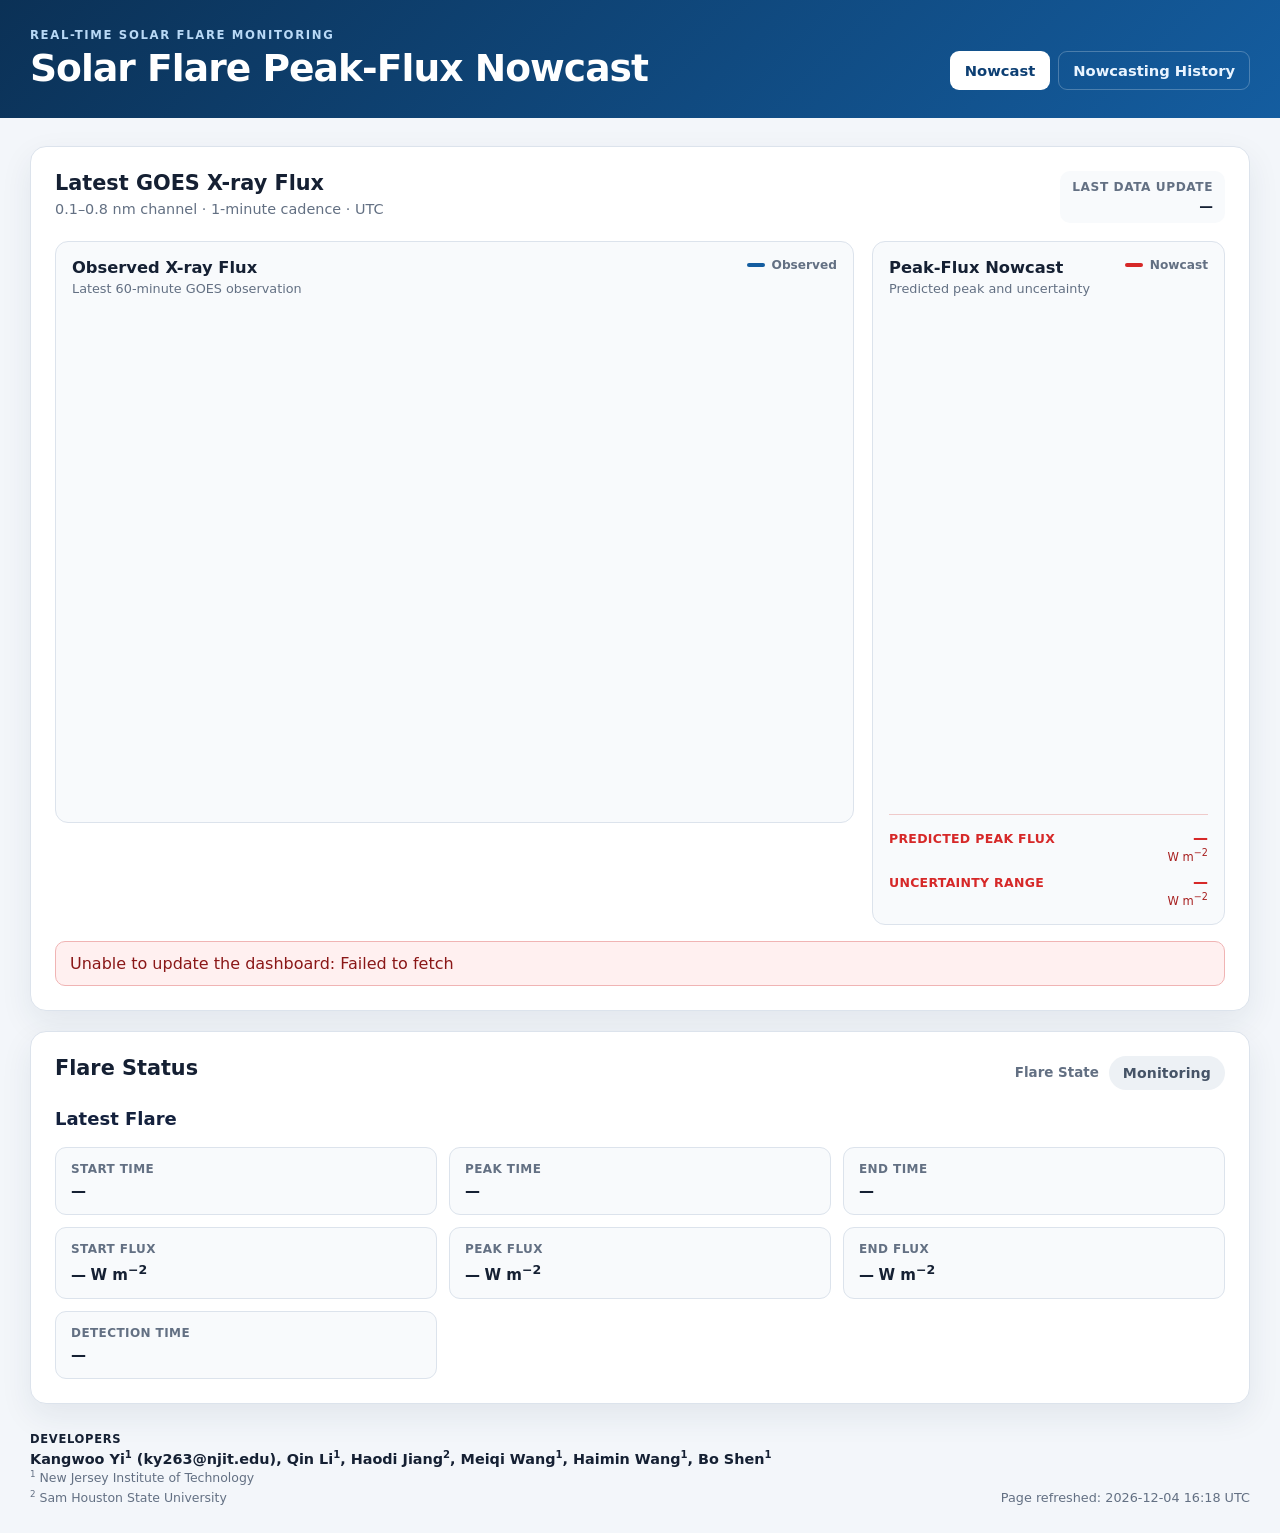
<file: index.html>
<!doctype html>
<html lang="en">
<head>
  <meta charset="utf-8">
  <meta name="viewport" content="width=device-width, initial-scale=1">
  <meta name="description" content="Real-time solar flare peak-flux nowcasting dashboard">
  <title>Solar Flare Peak-Flux Nowcast</title>
  <link rel="stylesheet" href="assets/css/style.css?v=20260805-1">
  <script src="https://cdn.plot.ly/plotly-basic-2.35.2.min.js" defer></script>
  <script src="assets/js/app.js?v=20260805-3" defer></script>
</head>
<body>
  <header class="site-header">
    <div>
      <p class="eyebrow">REAL-TIME SOLAR FLARE MONITORING</p>
      <h1>Solar Flare Peak-Flux Nowcast</h1>
    </div>
    <nav aria-label="Main navigation">
      <a class="nav-link active" href="index.html">Nowcast</a>
      <a class="nav-link" href="nowcasting-list.html">Nowcasting History</a>
    </nav>
  </header>

  <main class="page-shell">
    <section class="card chart-card" aria-labelledby="chart-title">
      <div class="section-heading">
        <div>
          <h2 id="chart-title">Latest GOES X-ray Flux</h2>
          <p>0.1–0.8 nm channel · 1-minute cadence · UTC</p>
        </div>
        <div class="update-box">
          <span>Last data update</span>
          <strong id="last-update">—</strong>
        </div>
      </div>

      <div class="chart-grid">
        <section class="chart-panel observation-panel" aria-labelledby="observation-chart-title">
          <div class="chart-panel-heading">
            <div>
              <h3 id="observation-chart-title">Observed X-ray Flux</h3>
              <p>Latest 60-minute GOES observation</p>
            </div>
            <span class="series-key series-key-observed">Observed</span>
          </div>
          <div
            id="xray-chart"
            class="chart dashboard-chart"
            role="img"
            aria-label="Latest 60-minute GOES X-ray flux observation"
          ></div>
        </section>

        <section class="chart-panel prediction-panel" aria-labelledby="prediction-chart-title">
          <div class="chart-panel-heading">
            <div>
              <h3 id="prediction-chart-title">Peak-Flux Nowcast</h3>
              <p>Predicted peak and uncertainty</p>
            </div>
            <span class="series-key series-key-prediction">Nowcast</span>
          </div>
          <div
            id="prediction-chart"
            class="chart dashboard-chart"
            role="img"
            aria-label="Predicted flare peak flux with uncertainty error bar"
          ></div>

          <div class="prediction-summary" aria-live="polite">
            <div class="prediction-summary-item">
              <span>Predicted peak flux</span>
              <strong id="prediction-value">—</strong>
              <small>W m<sup>&minus;2</sup></small>
            </div>
            <div class="prediction-summary-item">
              <span>Uncertainty range</span>
              <strong id="prediction-range">—</strong>
              <small>W m<sup>&minus;2</sup></small>
            </div>
          </div>
        </section>
      </div>

      <p id="chart-message" class="message" hidden></p>
    </section>

    <section class="card status-card" aria-labelledby="current-flare-title">
      <div class="status-heading">
        <h2 id="current-flare-title">Flare Status</h2>

        <div class="state-line" aria-live="polite">
          <span>Flare State</span>
          <strong id="flare-state" class="state-badge state-monitoring">Monitoring</strong>
        </div>
      </div>

      <h3 class="latest-flare-title">Latest Flare</h3>

      <div class="flare-details">
        <div class="detail-item">
          <span>Start Time</span>
          <strong id="flare-start-time">—</strong>
        </div>
        <div class="detail-item">
          <span>Peak Time</span>
          <strong id="flare-peak-time">—</strong>
        </div>
        <div class="detail-item">
          <span>End Time</span>
          <strong id="flare-end-time">—</strong>
        </div>
        <div class="detail-item">
          <span>Start Flux</span>
          <div class="flux-value">
            <strong id="flare-start-flux">—</strong>
            <span>W m<sup>&minus;2</sup></span>
          </div>
        </div>
        <div class="detail-item">
          <span>Peak Flux</span>
          <div class="flux-value">
            <strong id="flare-peak-flux">—</strong>
            <span>W m<sup>&minus;2</sup></span>
          </div>
        </div>
        <div class="detail-item">
          <span>End Flux</span>
          <div class="flux-value">
            <strong id="flare-end-flux">—</strong>
            <span>W m<sup>&minus;2</sup></span>
          </div>
        </div>
        <div class="detail-item">
          <span>Detection Time</span>
          <strong id="flare-detection-time">—</strong>
        </div>
        <!--
        <div class="detail-item">
          <span>Minutes After Onset</span>
          <strong id="minutes-after-onset">—</strong>
        </div>
        <div class="detail-item">
          <span>Minutes After Detection</span>
          <strong id="minutes-after-detection">—</strong>
        </div>
        -->
      </div>
    </section>
  </main>

  <footer class="site-footer">
    <div class="developer-block">
      <p class="developer-label">Developers</p>
      <p class="developer-names">
        Kangwoo Yi<sup>1</sup> (ky263@njit.edu),
        Qin Li<sup>1</sup>,
        Haodi Jiang<sup>2</sup>,
        Meiqi Wang<sup>1</sup>,
        Haimin Wang<sup>1</sup>,
        Bo Shen<sup>1</sup>
      </p>
      <p class="developer-affiliation"><sup>1</sup> New Jersey Institute of Technology</p>
      <p class="developer-affiliation"><sup>2</sup> Sam Houston State University</p>
    </div>

    <span id="page-refresh-time">Page refreshed: —</span>
  </footer>
</body>
</html>
</file>
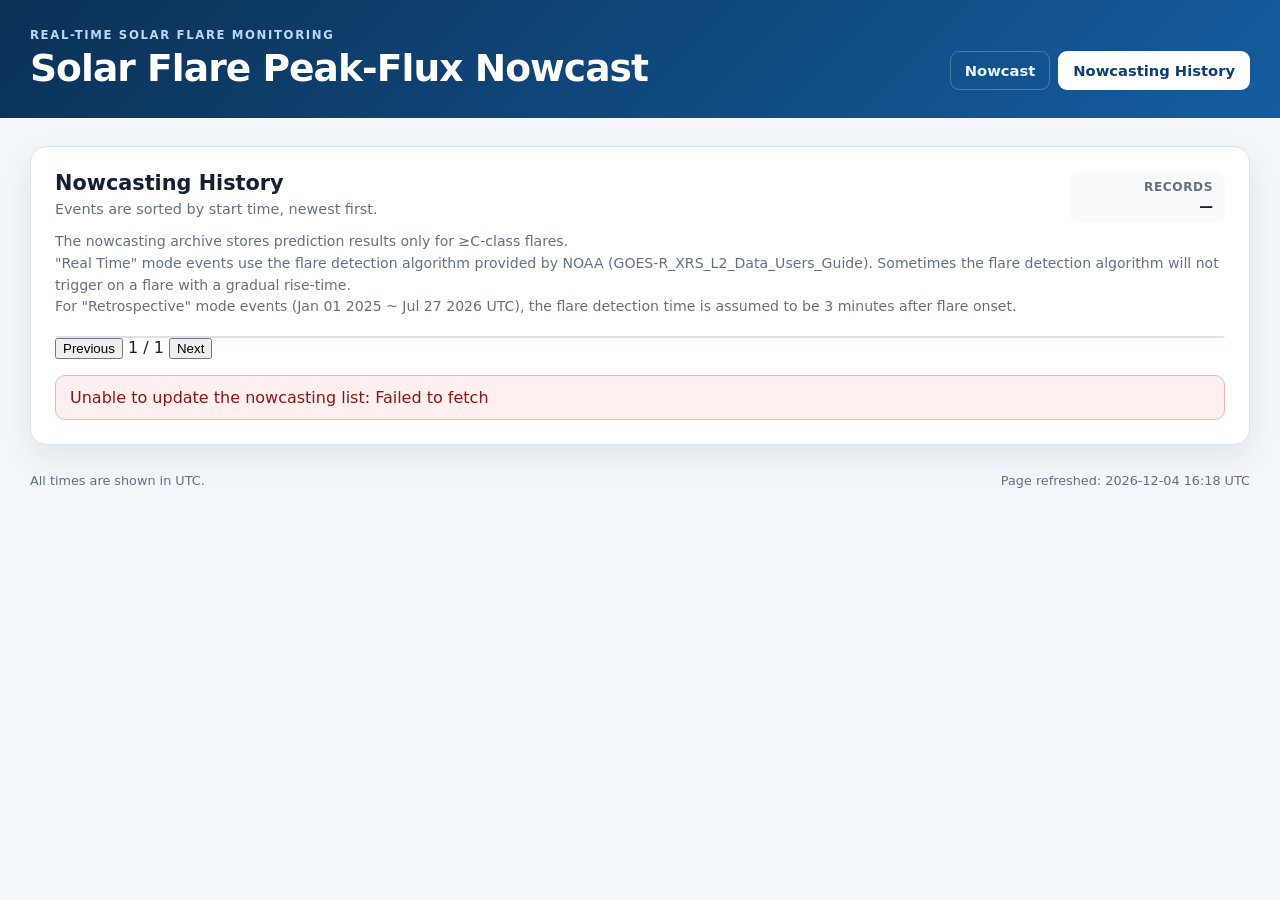
<file: nowcasting-list.html>
<!doctype html>
<html lang="en">
<head>
  <meta charset="utf-8">
  <meta name="viewport" content="width=device-width, initial-scale=1">
  <meta name="description" content="Solar flare peak-flux nowcasting event list">
  <title>Nowcasting History | Solar Flare Peak-Flux Nowcast</title>
  <link rel="stylesheet" href="assets/css/style.css">
  <script src="assets/js/list.js" defer></script>
</head>
<body>
  <header class="site-header">
    <div>
      <p class="eyebrow">REAL-TIME SOLAR FLARE MONITORING</p>
      <h1>Solar Flare Peak-Flux Nowcast</h1>
    </div>
    <nav aria-label="Main navigation">
      <a class="nav-link" href="index.html">Nowcast</a>
      <a class="nav-link active" href="nowcasting-list.html">Nowcasting History</a>
    </nav>
  </header>

  <main class="page-shell">
    <section class="card list-card" aria-labelledby="list-title">
      <div class="section-heading">
        <div>
          <h2 id="list-title">Nowcasting History</h2>
          <p>Events are sorted by start time, newest first.</p>
        </div>
        <div class="update-box">
          <span>Records</span>
          <strong id="record-count">—</strong>
        </div>
      </div>

      <p class="list-method-note">
        The nowcasting archive stores prediction results only for ≥C-class flares.<br>
        "Real Time" mode events use the flare detection algorithm provided by NOAA (GOES-R_XRS_L2_Data_Users_Guide). 
        Sometimes the flare detection algorithm will not trigger on a flare with a gradual rise-time.<br>
        For "Retrospective" mode events (Jan 01 2025 ~ Jul 27 2026 UTC), the flare detection time is assumed to be 3 minutes after flare onset.
      </p>

      <div class="table-wrap">
        <table id="flare-table">
          <thead></thead>
          <tbody></tbody>
        </table>
      </div>

      <div class="pagination-controls">
        <button id="prev-page" type="button">Previous</button>
        <span id="page-info">1 / 1</span>
        <button id="next-page" type="button">Next</button>
      </div>
      
      <p id="table-message" class="message" hidden></p>
    </section>
  </main>

  <footer>
    <span>All times are shown in UTC.</span>
    <span id="page-refresh-time">Page refreshed: —</span>
  </footer>
</body>
</html>
</file>
<file: assets/css/style.css>
:root {
  --bg: #f3f6fa;
  --surface: #ffffff;
  --surface-soft: #f8fafc;
  --text: #152033;
  --muted: #637083;
  --line: #dce3ec;
  --blue: #145da0;
  --blue-dark: #0d3f73;
  --red: #d62828;
  --red-soft: #fff0f0;
  --orange: #a85400;
  --orange-soft: #fff4e7;
  --purple: #7048a8;
  --purple-soft: #f3edfb;
  --green: #177245;
  --green-soft: #eaf7f0;
  --shadow: 0 12px 32px rgba(25, 45, 72, 0.08);
}

* { box-sizing: border-box; }

body {
  margin: 0;
  min-width: 320px;
  background: var(--bg);
  color: var(--text);
  font-family: Inter, ui-sans-serif, system-ui, -apple-system, BlinkMacSystemFont, "Segoe UI", sans-serif;
}

a { color: inherit; }

.site-header {
  display: flex;
  align-items: flex-end;
  justify-content: space-between;
  gap: 32px;
  padding: 28px max(24px, calc((100vw - 1220px) / 2));
  background: linear-gradient(135deg, #0b3156, #145da0);
  color: #fff;
}

.site-header h1 {
  margin: 4px 0 0;
  font-size: clamp(1.45rem, 3vw, 2.35rem);
  letter-spacing: -0.025em;
}

.eyebrow {
  margin: 0;
  color: #b9d9f6;
  font-size: 0.73rem;
  font-weight: 800;
  letter-spacing: 0.14em;
}

nav {
  display: flex;
  gap: 8px;
  flex-wrap: wrap;
}

.nav-link {
  padding: 10px 14px;
  border: 1px solid rgba(255,255,255,0.24);
  border-radius: 9px;
  color: #e9f4ff;
  text-decoration: none;
  font-size: 0.92rem;
  font-weight: 700;
}

.nav-link:hover,
.nav-link.active {
  background: #fff;
  color: var(--blue-dark);
}

.page-shell {
  width: min(1220px, calc(100% - 32px));
  margin: 28px auto;
}

.card {
  border: 1px solid var(--line);
  border-radius: 16px;
  background: var(--surface);
  box-shadow: var(--shadow);
}

.chart-card,
.list-card { padding: 24px; }

.status-card {
  margin-top: 20px;
  padding: 24px;
}

.section-heading,
.status-heading {
  display: flex;
  align-items: flex-start;
  justify-content: space-between;
  gap: 24px;
}

.section-heading {
  margin-bottom: 8px;
}

.section-heading h2,
.status-heading h2 {
  margin: 0;
  font-size: 1.3rem;
}

.section-heading p {
  margin: 6px 0 0;
  color: var(--muted);
  font-size: 0.9rem;
}

.update-box {
  min-width: 155px;
  padding: 9px 12px;
  border-radius: 10px;
  background: var(--surface-soft);
  text-align: right;
}

.update-box span {
  display: block;
  color: var(--muted);
  font-size: 0.76rem;
  font-weight: 700;
  text-transform: uppercase;
  letter-spacing: 0.045em;
}

.update-box strong {
  display: block;
  margin-top: 4px;
  font-size: 0.86rem;
}

.chart-grid {
  display: grid;
  grid-template-columns: minmax(0, 2.15fr) minmax(320px, 0.95fr);
  gap: 18px;
  align-items: start;
  margin-top: 18px;
}

.chart-panel {
  min-width: 0;
  padding: 16px;
  border: 1px solid var(--line);
  border-radius: 13px;
  background: var(--surface-soft);
}

.chart-panel-heading {
  display: flex;
  align-items: flex-start;
  justify-content: space-between;
  gap: 14px;
  min-height: 48px;
}

.chart-panel-heading h3 {
  margin: 0;
  font-size: 1.02rem;
}

.chart-panel-heading p {
  margin: 4px 0 0;
  color: var(--muted);
  font-size: 0.8rem;
}

.series-key {
  display: inline-flex;
  align-items: center;
  gap: 7px;
  flex: 0 0 auto;
  color: var(--muted);
  font-size: 0.76rem;
  font-weight: 800;
}

.series-key::before {
  width: 18px;
  height: 4px;
  border-radius: 999px;
  content: "";
}

.series-key-observed::before { background: var(--blue); }
.series-key-prediction::before { background: var(--red); }

.chart {
  width: 100%;
  height: 500px;
}

.prediction-summary {
  display: grid;
  gap: 9px;
  margin-top: 8px;
  padding-top: 14px;
  border-top: 1px solid #efcaca;
  color: var(--red);
}

.prediction-summary-item {
  display: grid;
  grid-template-columns: minmax(0, 1fr) auto;
  column-gap: 8px;
  align-items: baseline;
}

.prediction-summary-item > span {
  font-size: 0.78rem;
  font-weight: 800;
  letter-spacing: 0.025em;
  text-transform: uppercase;
}

.prediction-summary-item strong {
  font-size: 0.94rem;
  font-variant-numeric: tabular-nums;
  text-align: right;
}

.prediction-summary-item small {
  grid-column: 2;
  color: #a71f1f;
  font-size: 0.72rem;
  text-align: right;
}

.state-line {
  display: flex;
  align-items: center;
  gap: 10px;
  color: var(--muted);
  font-size: 0.84rem;
  font-weight: 750;
}

.state-badge {
  display: inline-flex;
  align-items: center;
  min-height: 34px;
  padding: 7px 14px;
  border-radius: 999px;
  font-size: 0.88rem;
  font-weight: 800;
  letter-spacing: 0.01em;
  white-space: nowrap;
}

.state-monitoring {
  background: #edf1f5;
  color: #465467;
}

.latest-flare-title {
  margin: 18px 0 12px;
  font-size: 18px;
  font-weight: 700;
  color: #14213d;
}

.state-start,
.state-rise {
  background: var(--orange-soft);
  color: var(--orange);
}

.state-peak {
  background: var(--red-soft);
  color: var(--red);
}

.state-decline {
  background: var(--purple-soft);
  color: var(--purple);
}

.state-ended {
  background: var(--green-soft);
  color: var(--green);
}

.state-impaired,
.state-unavailable {
  background: #ece7f0;
  color: #5c4967;
}

.flare-details {
  display: grid;
  grid-template-columns: repeat(3, minmax(0, 1fr));
  gap: 12px;
  margin-top: 18px;
}

.detail-item {
  min-width: 0;
  padding: 14px 15px;
  border: 1px solid var(--line);
  border-radius: 11px;
  background: var(--surface-soft);
}

.detail-item > span {
  display: block;
  color: var(--muted);
  font-size: 0.75rem;
  font-weight: 750;
  letter-spacing: 0.035em;
  text-transform: uppercase;
}

.detail-item strong {
  display: block;
  margin-top: 6px;
  overflow-wrap: anywhere;
  font-size: 0.94rem;
  font-variant-numeric: tabular-nums;
}

.flux-value {
  display: inline-flex;
  align-items: baseline;
  gap: 0.3em;
  margin-top: 6px;
  white-space: nowrap;

  font-family: inherit;
  font-size: 0.94rem;
  font-weight: 700;
  font-variant-numeric: tabular-nums;
}

.detail-item .flux-value strong {
  display: inline;
  margin-top: 0;
  overflow-wrap: normal;
  font-size: inherit;
  font-weight: inherit;
}

.detail-item .flux-value .flux-unit {
  display: inline;
  color: inherit;
  font-family: inherit;
  font-size: inherit;
  font-weight: inherit;
  letter-spacing: normal;
  text-transform: none;
}

.table-wrap {
  width: 100%;
  margin-top: 18px;
  overflow-x: auto;
  border: 1px solid var(--line);
  border-radius: 12px;
}

table {
  width: 100%;
  min-width: 1000px;
  border-collapse: collapse;
  font-size: 0.85rem;
}

thead { background: #eaf1f8; }

th,
td {
  padding: 12px 14px;
  border-bottom: 1px solid var(--line);
  text-align: left;
  white-space: nowrap;
}

th {
  color: #31465d;
  font-size: 0.76rem;
  letter-spacing: 0.035em;
  text-transform: uppercase;
}

tbody tr:nth-child(even) { background: #fafbfd; }
tbody tr:hover { background: #eef6ff; }
tbody tr:last-child td { border-bottom: 0; }

.numeric { font-variant-numeric: tabular-nums; }
.pending { color: #8a5a00; font-weight: 700; }
.empty-value { color: #9aa5b2; }

.message {
  margin: 16px 0 0;
  padding: 12px 14px;
  border: 1px solid #f0b4b4;
  border-radius: 10px;
  background: var(--red-soft);
  color: #8a1717;
}

footer {
  display: flex;
  align-items: flex-end;
  justify-content: space-between;
  gap: 28px;
  width: min(1220px, calc(100% - 32px));
  margin: 0 auto 28px;
  color: var(--muted);
  font-size: 0.8rem;
}

.developer-block {
  display: flex;
  flex-direction: column;
  gap: 3px;
}

.developer-block p { margin: 0; }

.developer-label {
  margin-bottom: 3px;
  color: var(--text);
  font-size: 0.72rem;
  font-weight: 800;
  letter-spacing: 0.06em;
  text-transform: uppercase;
}

.developer-names {
  color: var(--text);
  font-size: 0.9rem;
  font-weight: 700;
}

.developer-affiliation { font-size: 0.78rem; }

.developer-names sup,
.developer-affiliation sup {
  font-size: 0.7em;
  vertical-align: super;
}

#page-refresh-time { white-space: nowrap; }

.list-method-note {
  margin: 4px 0 18px;
  color: var(--muted);
  font-size: 0.88rem;
  line-height: 1.55;
}

.prediction-group-header { text-align: center; }

.mode-real-time,
.mode-retrospective { font-weight: 700; }

@media (max-width: 800px) {
  .site-header {
    align-items: flex-start;
    flex-direction: column;
    padding: 22px 20px;
  }

  .page-shell {
    width: min(100% - 20px, 1220px);
    margin-top: 16px;
  }

  .chart-card,
  .list-card,
  .status-card { padding: 16px; }

  .section-heading,
  .status-heading {
    align-items: stretch;
    flex-direction: column;
  }

  .update-box {
    width: 100%;
    text-align: left;
  }

  .state-line {
    justify-content: space-between;
  }

  .flare-details {
    grid-template-columns: repeat(2, minmax(0, 1fr));
  }

  .chart-grid {
    grid-template-columns: 1fr;
  }

  .chart { height: 480px; }

  footer {
    align-items: flex-start;
    flex-direction: column;
    width: calc(100% - 24px);
  }
}

@media (max-width: 520px) {
  .chart { height: 430px; }
  .flare-details { grid-template-columns: 1fr; }
}
</file>
